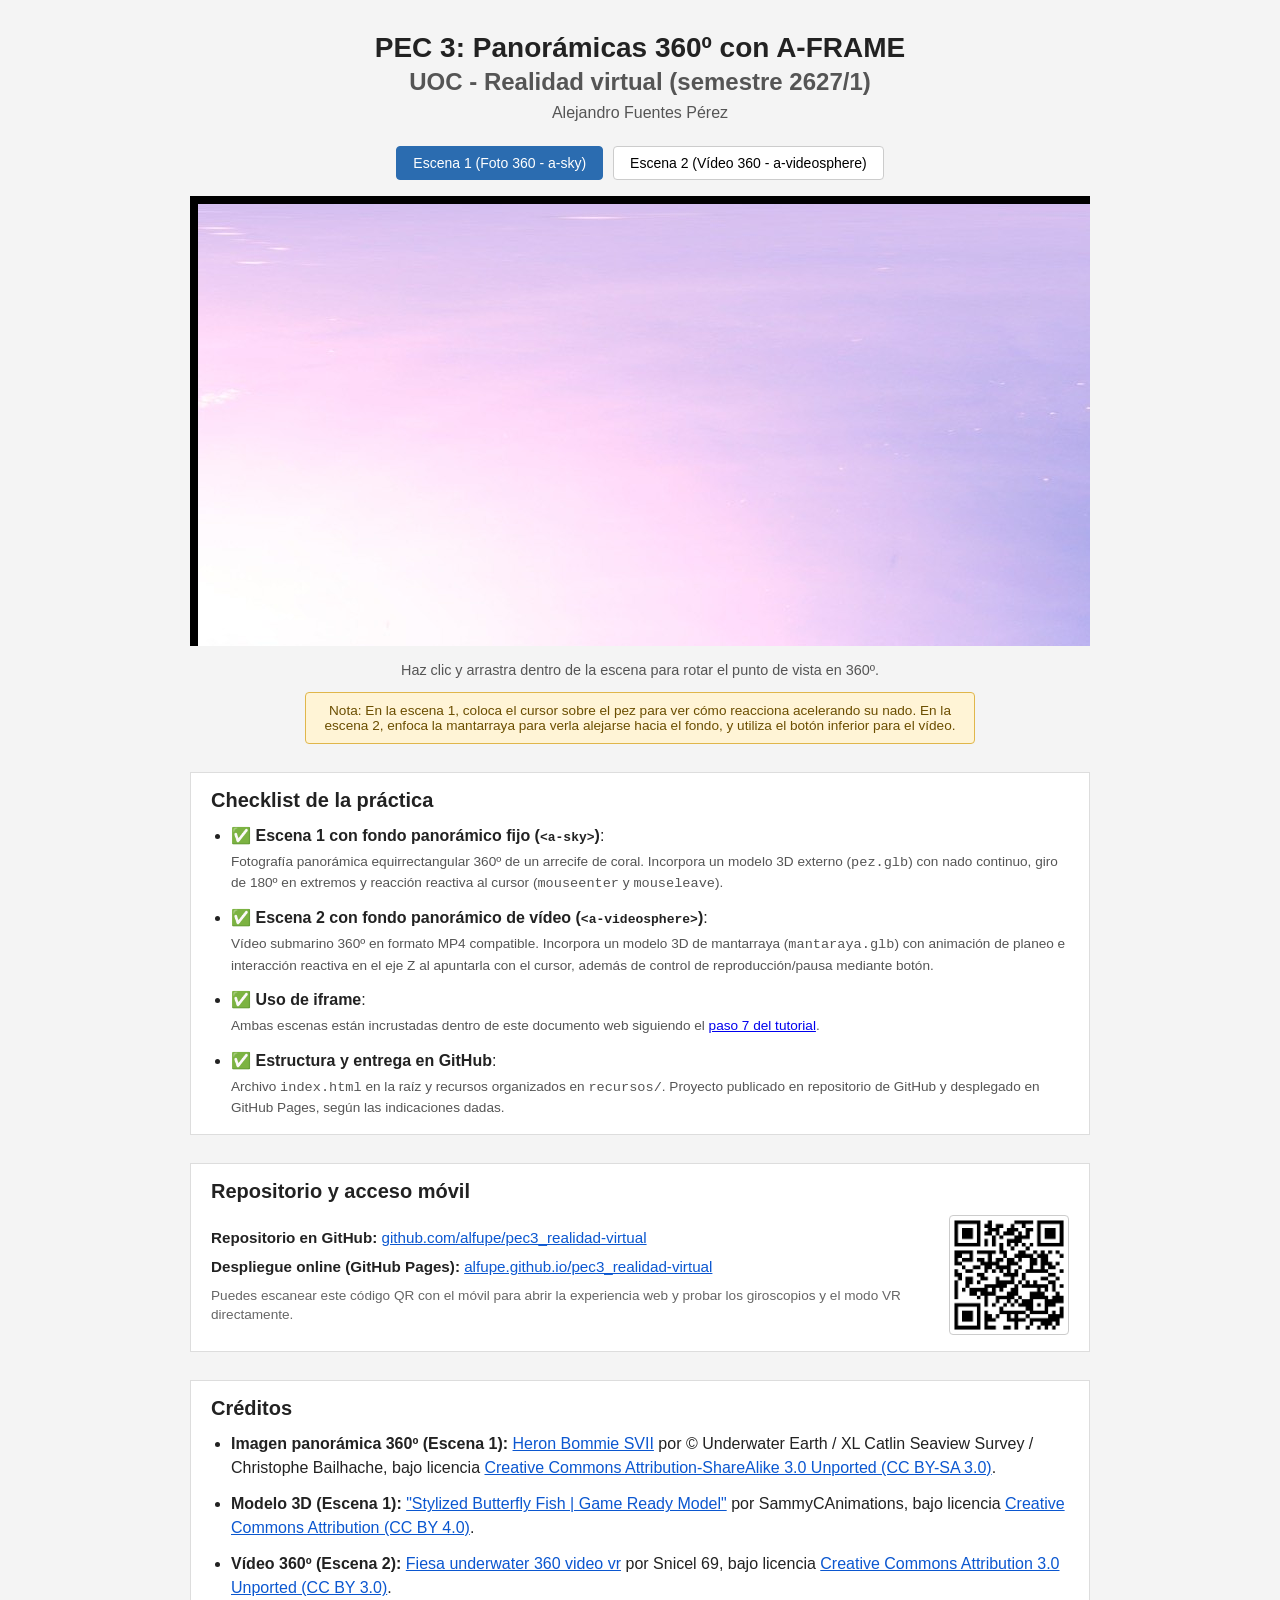
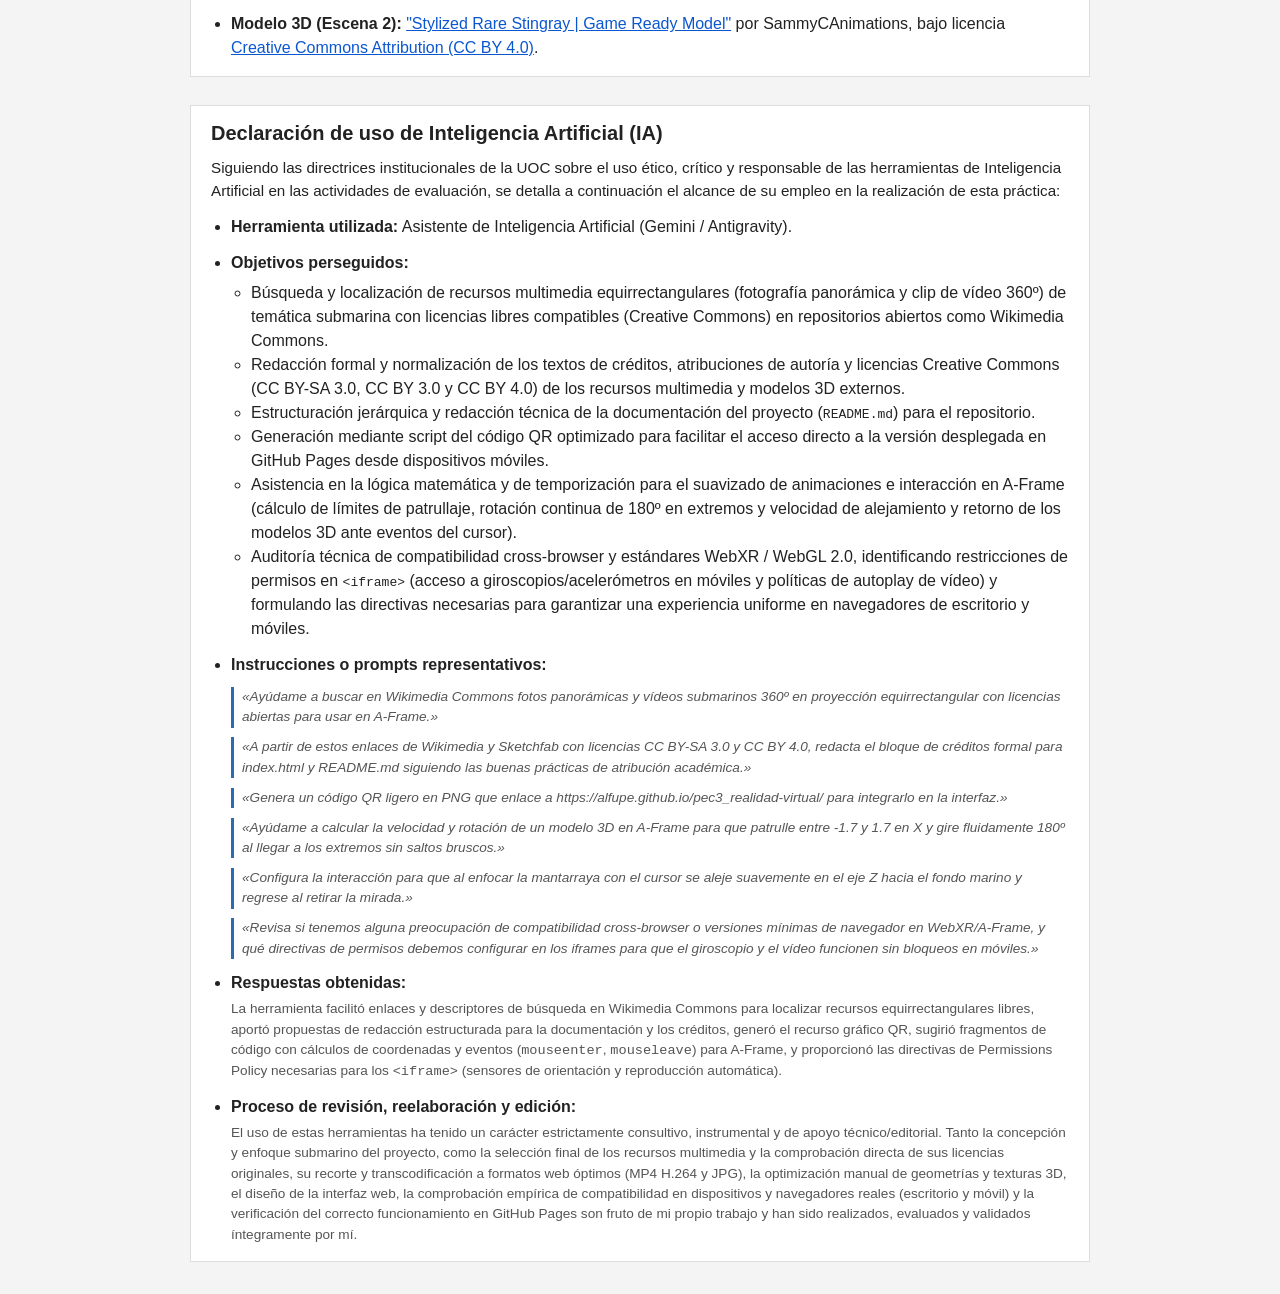
<file: index.html>
<!DOCTYPE html>
<html lang="es">
<head>
    <meta charset="utf-8">
    <meta name="viewport" content="width=device-width, initial-scale=1.0">
    <title>PEC3_Fuentes_Alejandro</title>
    <meta name="description" content="PEC 3: Tutorial de A-FRAME 360º. PEC3_Fuentes_Alejandro">
    <link rel="stylesheet" href="recursos/styles.css?v=2">
</head>
<body>
    <main class="page">
        <header class="page__header">
            <h1 class="page__title">PEC 3: Panorámicas 360º con A-FRAME</h1>
            <h2 class="page__subtitle">UOC - Realidad virtual (semestre 2627/1)</h2>
            <p class="page__author">Alejandro Fuentes Pérez</p>
        </header>

        <!-- Selector de escenas con iframe -->
        <div class="scene-selector">
            <button class="scene-btn active" id="btn-scene1" onclick="cambiarEscena(1)">Escena 1 (Foto 360 - a-sky)</button>
            <button class="scene-btn" id="btn-scene2" onclick="cambiarEscena(2)">Escena 2 (Vídeo 360 - a-videosphere)</button>
        </div>

        <section class="page__viewer">
            <div id="contenedor-1" class="scene-container active">
                <iframe class="page__frame" src="recursos/escena1.html" title="Escena 1: Foto 360" allow="accelerometer; gyroscope; xr-spatial-tracking; fullscreen" allowfullscreen="true"></iframe>
            </div>
            <div id="contenedor-2" class="scene-container">
                <iframe class="page__frame" src="recursos/escena2.html" title="Escena 2: Vídeo 360" allow="autoplay; accelerometer; gyroscope; xr-spatial-tracking; fullscreen" allowfullscreen="true"></iframe>
            </div>
        </section>

        <footer class="page__footer">
            <p>Haz clic y arrastra dentro de la escena para rotar el punto de vista en 360º.</p>
            <p class="page__warning">Nota: En la escena 1, coloca el cursor sobre el pez para ver cómo reacciona acelerando su nado. En la escena 2, enfoca la mantarraya para verla alejarse hacia el fondo, y utiliza el botón inferior para el vídeo.</p>
        </footer>

        <section class="instructions">
            <h2 class="instructions__title">Checklist de la práctica</h2>
            <ul class="instructions__list">
                <li class="instructions__item">
                    ✅ <strong>Escena 1 con fondo panorámico fijo (<code>&lt;a-sky&gt;</code>)</strong>:
                    <span class="instructions__note">Fotografía panorámica equirrectangular 360º de un arrecife de coral. Incorpora un modelo 3D externo (<code>pez.glb</code>) con nado continuo, giro de 180º en extremos y reacción reactiva al cursor (<code>mouseenter</code> y <code>mouseleave</code>).</span>
                </li>
                <li class="instructions__item">
                    ✅ <strong>Escena 2 con fondo panorámico de vídeo (<code>&lt;a-videosphere&gt;</code>)</strong>:
                    <span class="instructions__note">Vídeo submarino 360º en formato MP4 compatible. Incorpora un modelo 3D de mantarraya (<code>mantaraya.glb</code>) con animación de planeo e interacción reactiva en el eje Z al apuntarla con el cursor, además de control de reproducción/pausa mediante botón.</span>
                </li>
                <li class="instructions__item">
                    ✅ <strong>Uso de iframe</strong>:
                    <span class="instructions__note">Ambas escenas están incrustadas dentro de este documento web siguiendo el <a href="https://github.com/hannibalov/mindar/wiki/aframe-7-iframe-es" target="_blank" rel="noopener">paso 7 del tutorial</a>.</span>
                </li>
                <li class="instructions__item">
                    ✅ <strong>Estructura y entrega en GitHub</strong>:
                    <span class="instructions__note">Archivo <code>index.html</code> en la raíz y recursos organizados en <code>recursos/</code>. Proyecto publicado en repositorio de GitHub y desplegado en GitHub Pages, según las indicaciones dadas.</span>
                </li>
            </ul>
        </section>

        <section class="instructions">
            <h2 class="instructions__title">Repositorio y acceso móvil</h2>
            <div class="access-box">
                <div class="access-box__info">
                    <p><strong>Repositorio en GitHub:</strong> <a class="credits__link" href="https://github.com/alfupe/pec3_realidad-virtual" target="_blank" rel="noopener">github.com/alfupe/pec3_realidad-virtual</a></p>
                    <p><strong>Despliegue online (GitHub Pages):</strong> <a class="credits__link" href="https://alfupe.github.io/pec3_realidad-virtual/" target="_blank" rel="noopener">alfupe.github.io/pec3_realidad-virtual</a></p>
                    <p class="access-box__hint">Puedes escanear este código QR con el móvil para abrir la experiencia web y probar los giroscopios y el modo VR directamente.</p>
                </div>
                <div class="access-box__qr">
                    <img src="recursos/qr-github-pages.png" alt="Código QR GitHub Pages" width="110" height="110">
                </div>
            </div>
        </section>

        <section class="credits">
            <h2 class="credits__title">Créditos</h2>
            <ul class="credits__list">
                <li class="credits__item">
                    <strong>Imagen panorámica 360º (Escena 1):</strong>
                    <a class="credits__link" href="https://commons.wikimedia.org/wiki/File:Heron_Bommie_SVII.jpg" target="_blank" rel="noopener">Heron Bommie SVII</a>
                    por © Underwater Earth / XL Catlin Seaview Survey / Christophe Bailhache, bajo licencia
                    <a class="credits__link" href="https://creativecommons.org/licenses/by-sa/3.0/" target="_blank" rel="noopener">Creative Commons Attribution-ShareAlike 3.0 Unported (CC BY-SA 3.0)</a>.
                </li>
                <li class="credits__item">
                    <strong>Modelo 3D (Escena 1):</strong>
                    <a class="credits__link" href="https://skfb.ly/pMEuW" target="_blank" rel="noopener">"Stylized Butterfly Fish | Game Ready Model"</a>
                    por SammyCAnimations, bajo licencia
                    <a class="credits__link" href="http://creativecommons.org/licenses/by/4.0/" target="_blank" rel="noopener">Creative Commons Attribution (CC BY 4.0)</a>.
                </li>
                <li class="credits__item">
                    <strong>Vídeo 360º (Escena 2):</strong>
                    <a class="credits__link" href="https://commons.wikimedia.org/wiki/File:Fiesa_underwater_360_video_vr_-insta360x4.webm" target="_blank" rel="noopener">Fiesa underwater 360 video vr</a>
                    por Snicel 69, bajo licencia
                    <a class="credits__link" href="https://creativecommons.org/licenses/by/3.0/" target="_blank" rel="noopener">Creative Commons Attribution 3.0 Unported (CC BY 3.0)</a>.
                </li>
                <li class="credits__item">
                    <strong>Modelo 3D (Escena 2):</strong>
                    <a class="credits__link" href="https://skfb.ly/pMEuE" target="_blank" rel="noopener">"Stylized Rare Stingray | Game Ready Model"</a>
                    por SammyCAnimations, bajo licencia
                    <a class="credits__link" href="http://creativecommons.org/licenses/by/4.0/" target="_blank" rel="noopener">Creative Commons Attribution (CC BY 4.0)</a>.
                </li>
            </ul>
        </section>

        <section class="instructions">
            <h2 class="instructions__title">Declaración de uso de Inteligencia Artificial (IA)</h2>
            <p style="margin: 0 0 0.75rem; line-height: 1.5; font-size: 0.95rem;">Siguiendo las directrices institucionales de la UOC sobre el uso ético, crítico y responsable de las herramientas de Inteligencia Artificial en las actividades de evaluación, se detalla a continuación el alcance de su empleo en la realización de esta práctica:</p>

            <ul class="instructions__list">
                <li class="instructions__item">
                    <strong>Herramienta utilizada:</strong> Asistente de Inteligencia Artificial (Gemini / Antigravity).
                </li>
                <li class="instructions__item">
                    <strong>Objetivos perseguidos:</strong>
                    <ul style="margin-top: 0.35rem; padding-left: 1.25rem;">
                        <li>Búsqueda y localización de recursos multimedia equirrectangulares (fotografía panorámica y clip de vídeo 360º) de temática submarina con licencias libres compatibles (Creative Commons) en repositorios abiertos como Wikimedia Commons.</li>
                        <li>Redacción formal y normalización de los textos de créditos, atribuciones de autoría y licencias Creative Commons (CC BY-SA 3.0, CC BY 3.0 y CC BY 4.0) de los recursos multimedia y modelos 3D externos.</li>
                        <li>Estructuración jerárquica y redacción técnica de la documentación del proyecto (<code>README.md</code>) para el repositorio.</li>
                        <li>Generación mediante script del código QR optimizado para facilitar el acceso directo a la versión desplegada en GitHub Pages desde dispositivos móviles.</li>
                        <li>Asistencia en la lógica matemática y de temporización para el suavizado de animaciones e interacción en A-Frame (cálculo de límites de patrullaje, rotación continua de 180º en extremos y velocidad de alejamiento y retorno de los modelos 3D ante eventos del cursor).</li>
                        <li>Auditoría técnica de compatibilidad cross-browser y estándares WebXR / WebGL 2.0, identificando restricciones de permisos en <code>&lt;iframe&gt;</code> (acceso a giroscopios/acelerómetros en móviles y políticas de autoplay de vídeo) y formulando las directivas necesarias para garantizar una experiencia uniforme en navegadores de escritorio y móviles.</li>
                    </ul>
                </li>
                <li class="instructions__item">
                    <strong>Instrucciones o prompts representativos:</strong>
                    <div style="margin-top: 0.4rem; display: flex; flex-direction: column; gap: 0.35rem;">
                        <span class="instructions__note" style="border-left: 3px solid #2b6cb0; padding-left: 8px; font-style: italic;">«Ayúdame a buscar en Wikimedia Commons fotos panorámicas y vídeos submarinos 360º en proyección equirrectangular con licencias abiertas para usar en A-Frame.»</span>
                        <span class="instructions__note" style="border-left: 3px solid #2b6cb0; padding-left: 8px; font-style: italic;">«A partir de estos enlaces de Wikimedia y Sketchfab con licencias CC BY-SA 3.0 y CC BY 4.0, redacta el bloque de créditos formal para index.html y README.md siguiendo las buenas prácticas de atribución académica.»</span>
                        <span class="instructions__note" style="border-left: 3px solid #2b6cb0; padding-left: 8px; font-style: italic;">«Genera un código QR ligero en PNG que enlace a https://alfupe.github.io/pec3_realidad-virtual/ para integrarlo en la interfaz.»</span>
                        <span class="instructions__note" style="border-left: 3px solid #2b6cb0; padding-left: 8px; font-style: italic;">«Ayúdame a calcular la velocidad y rotación de un modelo 3D en A-Frame para que patrulle entre -1.7 y 1.7 en X y gire fluidamente 180º al llegar a los extremos sin saltos bruscos.»</span>
                        <span class="instructions__note" style="border-left: 3px solid #2b6cb0; padding-left: 8px; font-style: italic;">«Configura la interacción para que al enfocar la mantarraya con el cursor se aleje suavemente en el eje Z hacia el fondo marino y regrese al retirar la mirada.»</span>
                        <span class="instructions__note" style="border-left: 3px solid #2b6cb0; padding-left: 8px; font-style: italic;">«Revisa si tenemos alguna preocupación de compatibilidad cross-browser o versiones mínimas de navegador en WebXR/A-Frame, y qué directivas de permisos debemos configurar en los iframes para que el giroscopio y el vídeo funcionen sin bloqueos en móviles.»</span>
                    </div>
                </li>
                <li class="instructions__item">
                    <strong>Respuestas obtenidas:</strong>
                    <span class="instructions__note">La herramienta facilitó enlaces y descriptores de búsqueda en Wikimedia Commons para localizar recursos equirrectangulares libres, aportó propuestas de redacción estructurada para la documentación y los créditos, generó el recurso gráfico QR, sugirió fragmentos de código con cálculos de coordenadas y eventos (<code>mouseenter</code>, <code>mouseleave</code>) para A-Frame, y proporcionó las directivas de Permissions Policy necesarias para los <code>&lt;iframe&gt;</code> (sensores de orientación y reproducción automática).</span>
                </li>
                <li class="instructions__item">
                    <strong>Proceso de revisión, reelaboración y edición:</strong>
                    <span class="instructions__note">El uso de estas herramientas ha tenido un carácter estrictamente consultivo, instrumental y de apoyo técnico/editorial. Tanto la concepción y enfoque submarino del proyecto, como la selección final de los recursos multimedia y la comprobación directa de sus licencias originales, su recorte y transcodificación a formatos web óptimos (MP4 H.264 y JPG), la optimización manual de geometrías y texturas 3D, el diseño de la interfaz web, la comprobación empírica de compatibilidad en dispositivos y navegadores reales (escritorio y móvil) y la verificación del correcto funcionamiento en GitHub Pages son fruto de mi propio trabajo y han sido realizados, evaluados y validados íntegramente por mí.</span>
                </li>
            </ul>
        </section>
    </main>

    <script>
        function cambiarEscena(num, actualizarUrl = true) {
            const c1 = document.querySelector('#contenedor-1');
            const c2 = document.querySelector('#contenedor-2');
            const b1 = document.querySelector('#btn-scene1');
            const b2 = document.querySelector('#btn-scene2');

            if (num === 1) {
                c1.className = 'scene-container active';
                c2.className = 'scene-container';
                b1.className = 'scene-btn active';
                b2.className = 'scene-btn';
            } else {
                c1.className = 'scene-container';
                c2.className = 'scene-container active';
                b1.className = 'scene-btn';
                b2.className = 'scene-btn active';
            }

            if (actualizarUrl && window.history && window.history.pushState) {
                const url = new URL(window.location);
                url.searchParams.set('escena', num);
                window.history.pushState({ escena: num }, '', url);
            }
        }

        // Leer parámetro ?escena=1 o ?escena=2 al cargar la página
        window.addEventListener('DOMContentLoaded', () => {
            const params = new URLSearchParams(window.location.search);
            const escena = params.get('escena');
            if (escena === '2') {
                cambiarEscena(2, false);
            }
        });

        // Soportar navegación con botones Atrás / Adelante del navegador
        window.addEventListener('popstate', () => {
            const params = new URLSearchParams(window.location.search);
            const num = params.get('escena') === '2' ? 2 : 1;
            cambiarEscena(num, false);
        });
    </script>
</body>
</html>
</file>
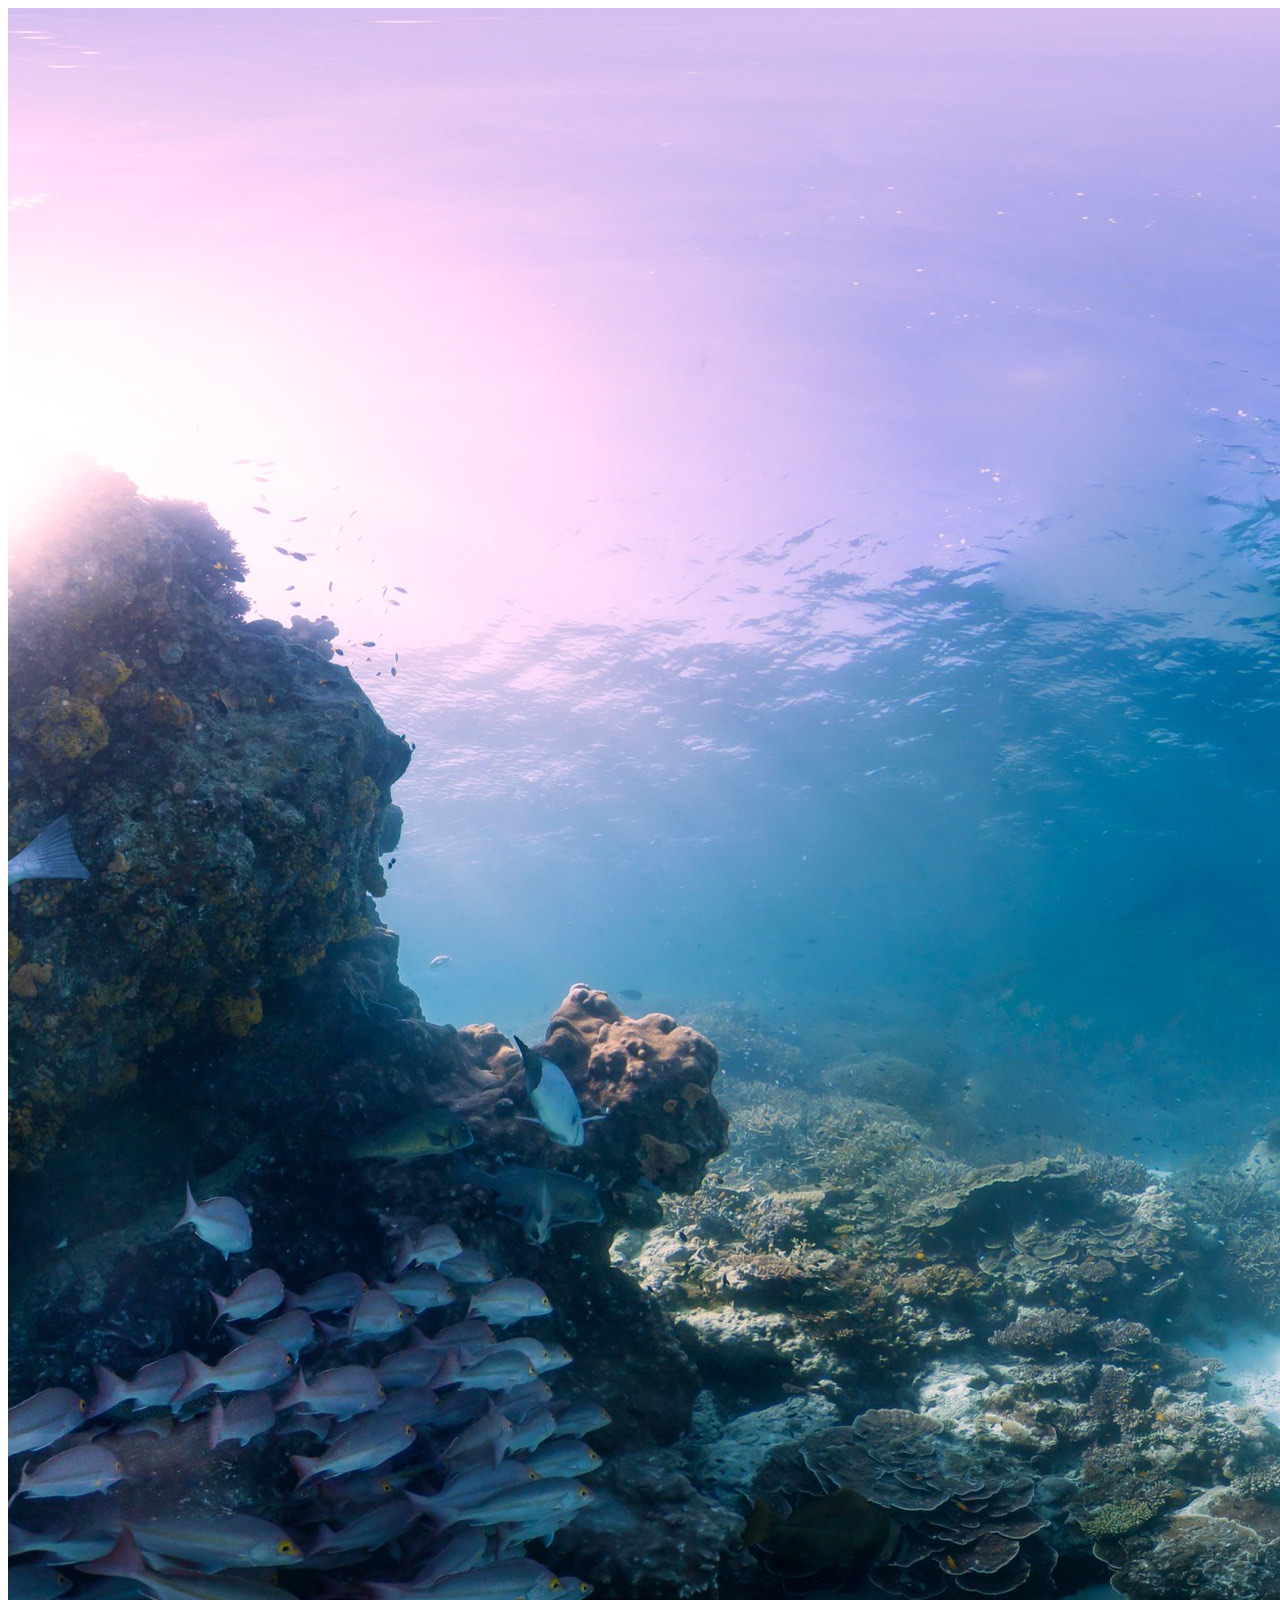
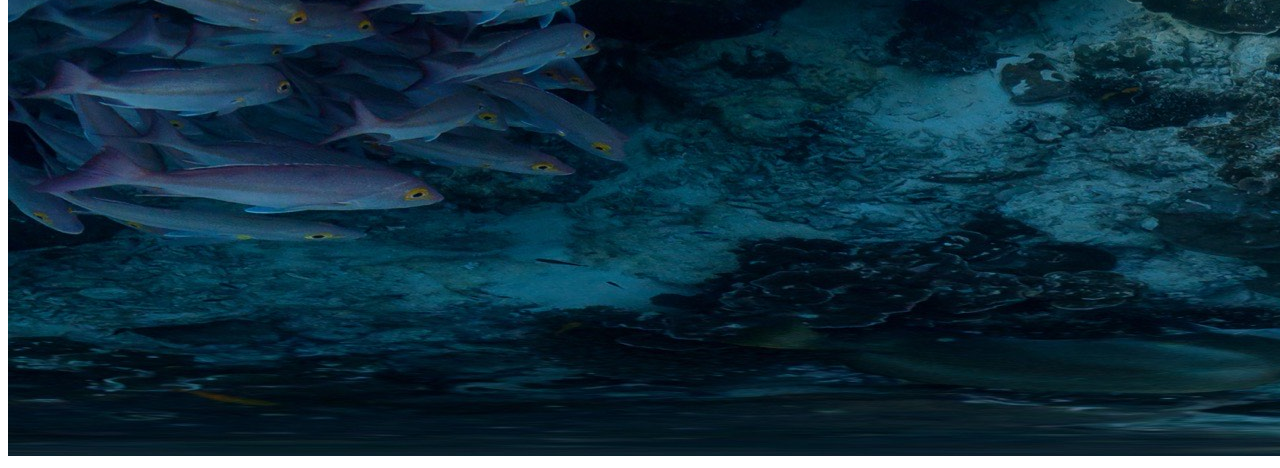
<file: recursos/escena1.html>
<!DOCTYPE html>
<html lang="es">
<head>
    <meta charset="utf-8">
    <title>Escena 1 - Panorámica 360º con a-sky</title>
    <meta name="description" content="PEC 3: Escena 1 con imagen 360 y modelo 3D">
    <script src="https://aframe.io/releases/1.8.0/aframe.min.js"></script>
</head>
<body>
    <a-scene>
        <a-assets>
            <img id="arrecife" src="arrecife360.jpg">
            <a-asset-item id="modeloPez" src="pez.glb"></a-asset-item>
        </a-assets>

        <a-sky id="fondo-360" src="#arrecife" rotation="0 -70 0" radius="10"></a-sky>

        <a-light type="ambient" color="#ffffff" intensity="0.9"></a-light>
        <a-light type="directional" position="1 4 -2" intensity="0.5"></a-light>

        <!-- Modelo 3D: Pez mariposa -->
        <a-entity id="contenedor-pez" position="0 1.1 -1.8">
            <a-entity id="pez-arrecife"
                      gltf-model="#modeloPez"
                      scale="1.1 1.1 1.1"
                      rotation="0 90 0"
                      animation__flotar="property: position; dir: alternate; dur: 1400; loop: true; easing: easeInOutSine; from: 0 -0.05 0; to: 0 0.05 0">
            </a-entity>
        </a-entity>

        <script>
            const contenedor = document.querySelector('#contenedor-pez');
            const pez = document.querySelector('#pez-arrecife');

            const velocidadBase = 0.007;
            let velocidadActual = velocidadBase;

            const iniciarPatrullaPez = (elemContenedor, elemPez) => {
                const limiteX = 1.7;
                const posY = 1.1;
                const posZ = -1.8;

                let posX = 0;
                let direccion = 1;
                let girando = false;

                const girarPez = (anguloDestino, nuevaDireccion) => {
                    girando = true;
                    elemPez.setAttribute('animation__giro', {
                        property: 'rotation',
                        to: `0 ${anguloDestino} 0`,
                        dur: 700,
                        easing: 'easeInOutQuad'
                    });

                    setTimeout(() => {
                        direccion = nuevaDireccion;
                        girando = false;
                    }, 750);
                };

                const actualizarMovimiento = () => {
                    if (!girando) {
                        posX += direccion * velocidadActual;

                        if (direccion === 1 && posX >= limiteX) {
                            girarPez(-90, -1);
                        } else if (direccion === -1 && posX <= -limiteX) {
                            girarPez(90, 1);
                        } else {
                            elemContenedor.setAttribute('position', `${posX} ${posY} ${posZ}`);
                        }
                    }
                    requestAnimationFrame(actualizarMovimiento);
                };

                actualizarMovimiento();
            };

            const iniciarInteraccionPez = (elemPez) => {
                elemPez.addEventListener('mouseenter', () => {
                    velocidadActual = velocidadBase * 3.5;
                });

                elemPez.addEventListener('mouseleave', () => {
                    setTimeout(() => {
                        velocidadActual = velocidadBase;
                    }, 800);
                });
            };

            const escena = document.querySelector('a-scene');
            const arrancarEscena = () => {
                iniciarPatrullaPez(contenedor, pez);
                iniciarInteraccionPez(pez);
            };

            if (escena.hasLoaded) {
                arrancarEscena();
            } else {
                escena.addEventListener('loaded', arrancarEscena);
            }
        </script>

        <!-- Cámara y cursor para interactuar con los objetos -->
        <a-camera>
            <a-cursor color="#ffffff"></a-cursor>
        </a-camera>
    </a-scene>
</body>
</html>
</file>
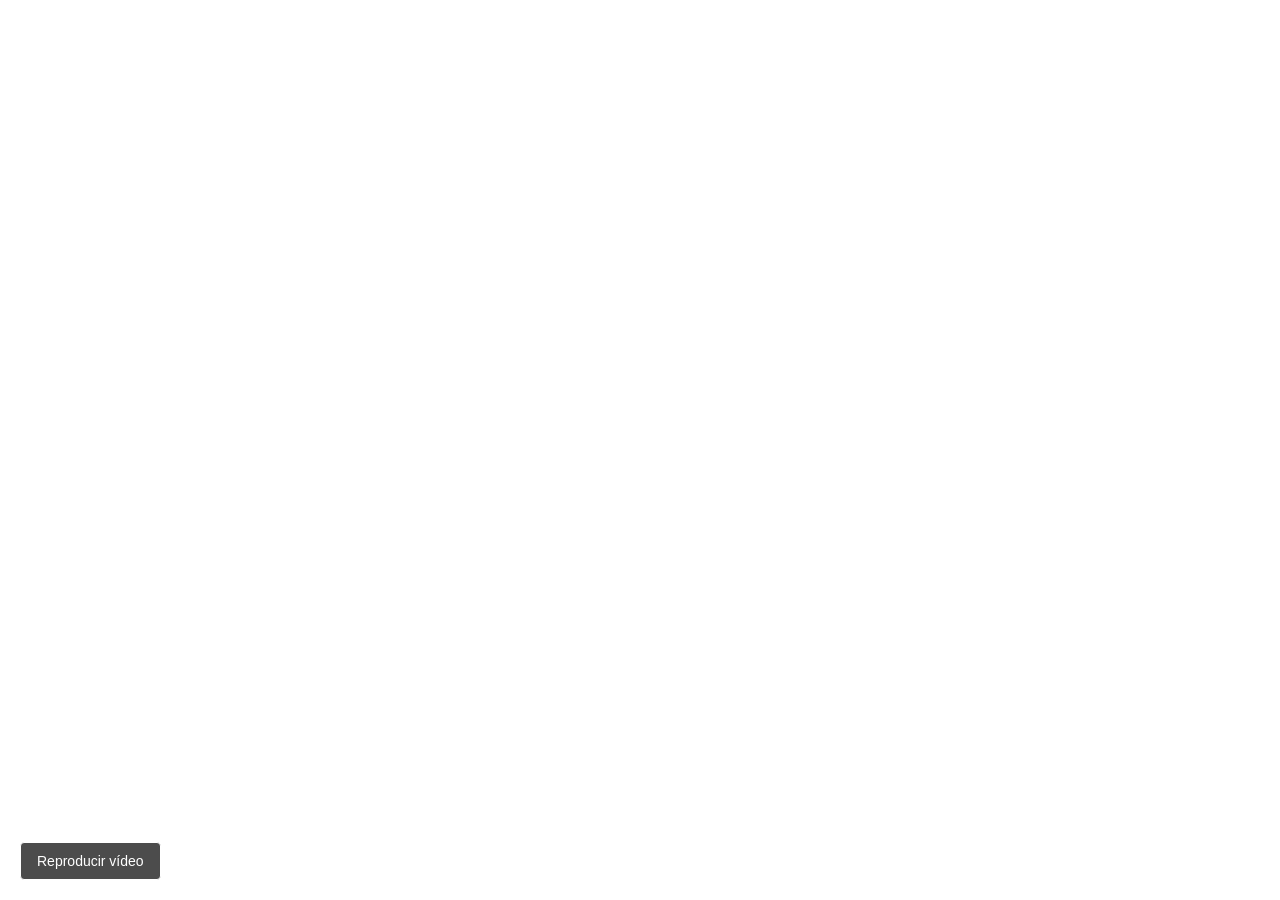
<file: recursos/escena2.html>
<!DOCTYPE html>
<html lang="es">
<head>
    <meta charset="utf-8">
    <title>Escena 2 - Vídeo 360º con a-videosphere</title>
    <meta name="description" content="PEC 3: Escena 2 con vídeo 360 y control de reproducción">
    <script src="https://aframe.io/releases/1.8.0/aframe.min.js"></script>
    <style>
        #btnControl {
            position: fixed;
            bottom: 20px;
            left: 20px;
            z-index: 999;
            padding: 10px 16px;
            background: rgba(0, 0, 0, 0.7);
            color: #fff;
            border: 1px solid #fff;
            border-radius: 4px;
            cursor: pointer;
            font-family: Helvetica, Arial, sans-serif;
            font-size: 14px;
        }
        #btnControl:hover {
            background: rgba(0, 0, 0, 0.9);
        }
    </style>
</head>
<body>
    <button id="btnControl">Reproducir / Pausar</button>

    <a-scene>
        <a-assets>
            <video id="videoSubmarino"
                   src="video360.mp4"
                   autoplay
                   loop="true"
                   muted="true"
                   playsinline
                   webkit-playsinline>
            </video>
            <a-asset-item id="modeloManta" src="mantaraya.glb"></a-asset-item>
        </a-assets>

        <a-videosphere src="#videoSubmarino" rotation="0 -90 0"></a-videosphere>

        <a-light type="ambient" color="#ffffff" intensity="0.9"></a-light>
        <a-light type="directional" position="1 4 -2" intensity="0.6"></a-light>

        <!-- Modelo 3D: Mantarraya -->
        <a-entity id="contenedor-manta" position="0 0 -2.2">
            <a-entity id="mantarraya-submarina"
                      gltf-model="#modeloManta"
                      rotation="0 85 0"
                      scale="0.8 0.8 0.8"
                      animation__flotar="property: position; dir: alternate; dur: 3200; loop: true; easing: easeInOutSine; from: 0 0.4 0; to: 0 0.8 0"
                      animation__ondular="property: rotation; dir: alternate; dur: 4000; loop: true; easing: easeInOutSine; from: -5 70 -5; to: 5 100 5">
            </a-entity>
        </a-entity>

        <a-camera>
            <a-cursor color="#ffffff"></a-cursor>
        </a-camera>
    </a-scene>

    <script>
        const iniciarControlVideo = () => {
            const video = document.querySelector('#videoSubmarino');
            const btn = document.querySelector('#btnControl');

            const actualizarBoton = () => {
                btn.textContent = video.paused ? 'Reproducir vídeo' : 'Pausar vídeo';
            };

            video.addEventListener('play', actualizarBoton);
            video.addEventListener('pause', actualizarBoton);

            btn.addEventListener('click', () => {
                if (video.paused) {
                    video.play();
                } else {
                    video.pause();
                }
            });

            const playPromise = video.play();
            if (playPromise !== undefined) {
                playPromise.catch(() => {
                    actualizarBoton();
                });
            }
        };

        const iniciarInteraccionManta = () => {
            const contenedorManta = document.querySelector('#contenedor-manta');
            const manta = document.querySelector('#mantarraya-submarina');

            const moverEnProfundidad = (posicionZ, duracion, retardo = 0) => {
                setTimeout(() => {
                    contenedorManta.setAttribute('animation__huida', {
                        property: 'position',
                        to: posicionZ,
                        dur: duracion,
                        easing: 'easeInOutQuad'
                    });
                }, retardo);
            };

            manta.addEventListener('mouseenter', () => {
                moverEnProfundidad('0 0.3 -6.0', 1000);
            });

            manta.addEventListener('mouseleave', () => {
                moverEnProfundidad('0 0 -2.2', 1800, 600);
            });
        };

        iniciarControlVideo();
        iniciarInteraccionManta();
    </script>
</body>
</html>
</file>
<file: recursos/styles.css>
body {
    margin: 0;
    padding: 2rem 1rem;
    font-family: Helvetica, Arial, sans-serif;
    color: #222;
    background-color: #f4f4f4;
}

.page {
    max-width: 900px;
    margin: 0 auto;
}

.page__header {
    text-align: center;
}

.page__title {
    margin: 0 0 0.25rem;
    font-size: 1.75rem;
}

.page__subtitle {
    margin: 0;
    color: #555;
}

.page__author {
    color: #555;
    margin: 0.5rem 0 1.5rem;
}

/* Selector de escena sencillo */
.scene-selector {
    display: flex;
    justify-content: center;
    gap: 10px;
    margin-bottom: 1rem;
}

.scene-btn {
    padding: 8px 16px;
    font-size: 14px;
    background-color: #fff;
    border: 1px solid #ccc;
    border-radius: 4px;
    cursor: pointer;
}

.scene-btn:hover {
    background-color: #eee;
}

.scene-btn.active {
    background-color: #2b6cb0;
    color: #fff;
    border-color: #2b6cb0;
}

.page__viewer {
    position: relative;
    height: 450px;
    background-color: #000;
}

.scene-container {
    display: none;
    width: 100%;
    height: 100%;
}

.scene-container.active {
    display: block;
}

.page__frame {
    display: block;
    width: 100%;
    height: 100%;
    border: 0;
}

.page__footer {
    text-align: center;
    color: #555;
    margin-top: 1rem;
    font-size: 0.9rem;
}

.page__warning {
    max-width: 640px;
    margin: 0.75rem auto 0;
    padding: 0.6rem 0.9rem;
    background-color: #fff4d6;
    border: 1px solid #e0b64a;
    border-radius: 4px;
    color: #6b4e00;
    font-size: 0.85rem;
}

.credits,
.instructions,
.ai-declaration {
    margin-top: 1.75rem;
    padding: 1rem 1.25rem;
    background-color: #fff;
    border: 1px solid #ddd;
}

.credits__title,
.instructions__title,
.ai-declaration__title {
    margin: 0 0 0.75rem;
    font-size: 1.25rem;
}

.ai-declaration__subtitle {
    margin: 1rem 0 0.35rem;
    font-size: 0.95rem;
    color: #222;
}

.credits__list,
.instructions__list,
.ai-declaration__list {
    margin: 0;
    padding-left: 1.25rem;
}

.credits__item,
.instructions__item,
.ai-declaration__item {
    margin-bottom: 0.75rem;
    line-height: 1.5;
}

.credits__item:last-child,
.instructions__item:last-child,
.ai-declaration__item:last-child {
    margin-bottom: 0;
}

.ai-declaration p {
    margin: 0 0 0.5rem;
    line-height: 1.5;
    font-size: 0.95rem;
}

.ai-declaration blockquote {
    margin: 0.4rem 0 0.8rem;
    padding: 0.4rem 0.8rem;
    background-color: #f9f9f9;
    border-left: 3px solid #2b6cb0;
    font-style: italic;
    font-size: 0.88rem;
    color: #444;
}

.credits__link {
    color: #0b57d0;
}

.instructions__note {
    display: block;
    margin-top: 0.25rem;
    color: #555;
    font-size: 0.85rem;
}

.access-box {
    display: flex;
    align-items: center;
    justify-content: space-between;
    gap: 1.5rem;
}

.access-box__info p {
    margin: 0 0 0.5rem;
    font-size: 0.95rem;
    line-height: 1.4;
}

.access-box__info p:last-child {
    margin-bottom: 0;
}

.access-box__hint {
    color: #666;
    font-size: 0.85rem !important;
}

.access-box__qr img {
    display: block;
    border: 1px solid #ccc;
    border-radius: 4px;
    padding: 4px;
    background: #fff;
}

@media (max-width: 600px) {
    .access-box {
        flex-direction: column;
        align-items: flex-start;
    }
}
</file>
